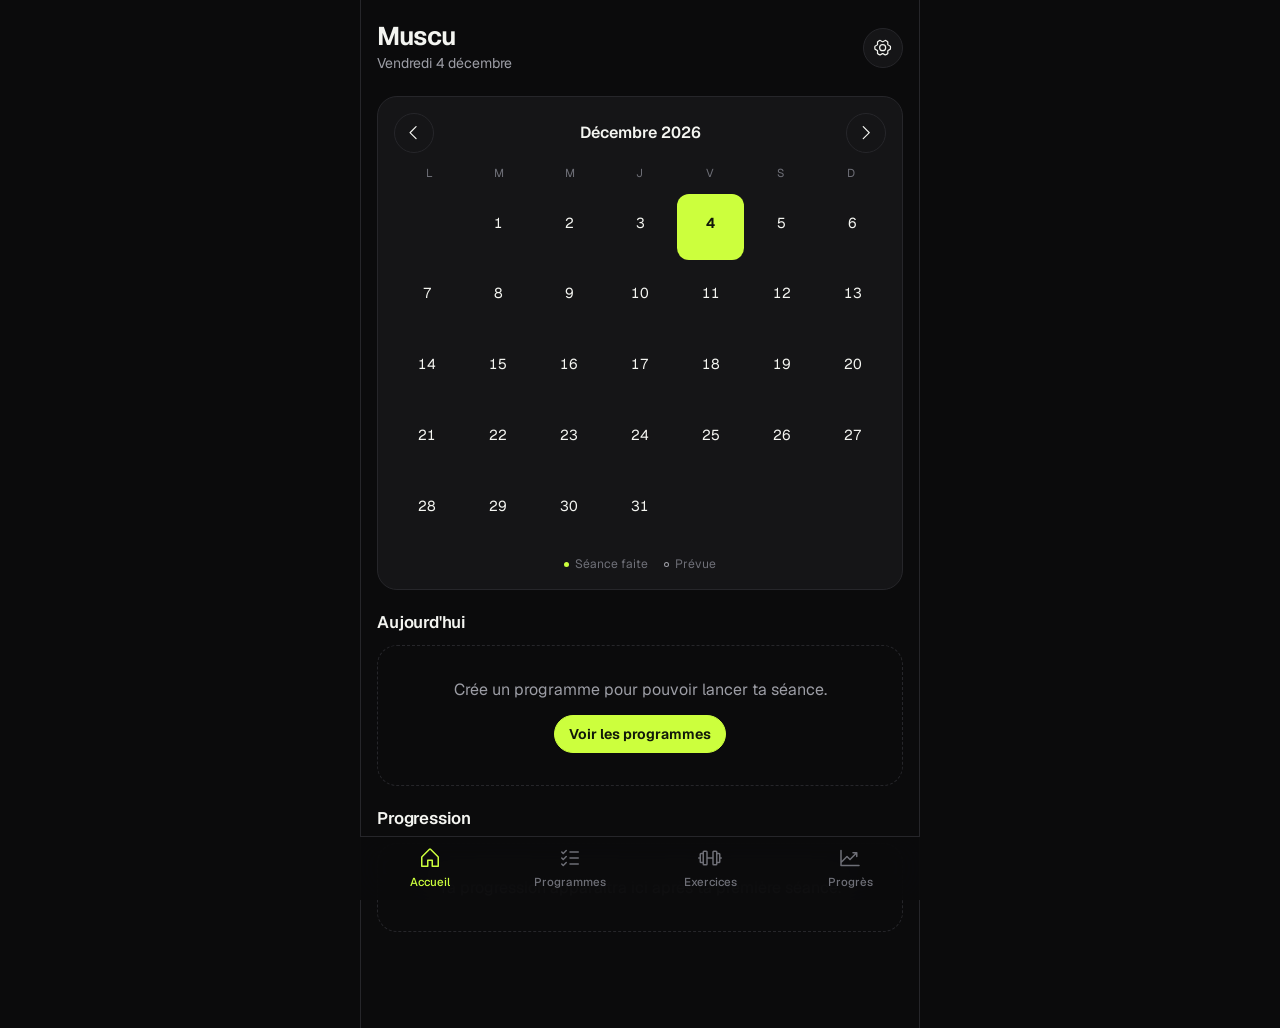
<file: muscu/index.html>
<!DOCTYPE html>
<html lang="fr">
<head>
  <meta charset="UTF-8" />
  <meta name="viewport" content="width=device-width, initial-scale=1.0, viewport-fit=cover" />
  <title>Muscu</title>
  <meta name="description" content="Application personnelle de suivi de séance de musculation : programmes, charges, séries et minuteur de repos." />
  <meta name="robots" content="noindex, nofollow" />
  <meta name="theme-color" content="#0b0b0c" />

  <link rel="manifest" href="manifest.webmanifest" />
  <link rel="icon" type="image/png" href="icons/icon-192.png" />
  <link rel="apple-touch-icon" href="icons/apple-touch-icon.png" />
  <meta name="apple-mobile-web-app-capable" content="yes" />
  <meta name="apple-mobile-web-app-status-bar-style" content="black-translucent" />
  <meta name="apple-mobile-web-app-title" content="Muscu" />

  <link rel="preload" href="fonts/Geist-Variable.woff2" as="font" type="font/woff2" crossorigin />
  <link rel="stylesheet" href="css/style.css" />
</head>
<body>
  <div id="app" class="app"></div>
  <script type="module" src="js/app.js"></script>
</body>
</html>
</file>
<file: muscu/css/style.css>
/* Muscu : thème sombre unique, accent vert néon (choix issu des références
   fournies). Règle de formes : éléments interactifs en pilule, cartes 20px,
   champs 14px, cases du calendrier 12px. */

@font-face {
  font-family: "Geist";
  src: url("../fonts/Geist-Variable.woff2") format("woff2");
  font-weight: 100 900;
  font-display: swap;
}

:root {
  --bg: #0b0b0c;
  --surface: #151517;
  --surface-2: #1d1d20;
  --surface-3: #26262a;
  --text: #f4f5f1;
  --text-dim: #9c9da5;
  --text-faint: #6e6f77;
  --accent: #ccff3d;
  --accent-ink: #11180a;
  --accent-soft: rgba(204, 255, 61, 0.12);
  --accent-line: rgba(204, 255, 61, 0.4);
  --danger: #ff6b6b;
  --danger-soft: rgba(255, 107, 107, 0.1);
  --line: #26262a;
  --r-card: 20px;
  --r-field: 14px;
  --r-cell: 12px;
  --tabbar-h: 64px;
  --safe-b: env(safe-area-inset-bottom, 0px);
  --safe-t: env(safe-area-inset-top, 0px);
  --ease: cubic-bezier(0.16, 1, 0.3, 1);
  color-scheme: dark;
}

* { box-sizing: border-box; }
html { -webkit-text-size-adjust: 100%; }
body {
  margin: 0;
  min-height: 100dvh;
  background: var(--bg);
  color: var(--text);
  font: 400 16px/1.45 "Geist", -apple-system, BlinkMacSystemFont, "Segoe UI", Roboto, sans-serif;
  font-feature-settings: "ss01", "tnum";
  -webkit-font-smoothing: antialiased;
  -webkit-tap-highlight-color: transparent;
  overscroll-behavior-y: none;
}
body.modal-open { overflow: hidden; }
button, input { font: inherit; color: inherit; }
a { color: inherit; text-decoration: none; }
h1, h2, h3, p { margin: 0; }
:focus-visible { outline: 2px solid var(--accent); outline-offset: 2px; }

.app {
  max-width: 560px;
  margin: 0 auto;
  min-height: 100dvh;
  padding-top: var(--safe-t);
}

/* ---------- Icônes ---------- */
.ico { display: inline-flex; width: 1.15em; height: 1.15em; flex-shrink: 0; }
.ico svg { width: 100%; height: 100%; }
.ico--accent { color: var(--accent); }
.ico--dim { color: var(--text-faint); }
.ico--lg { width: 1.6em; height: 1.6em; }

/* ---------- Structure ---------- */
.view {
  display: flex;
  flex-direction: column;
  gap: 20px;
  padding: 4px 16px calc(32px + var(--safe-b));
}
body.has-tabbar .view { padding-bottom: calc(var(--tabbar-h) + 32px + var(--safe-b)); }
.view--with-footer { padding-bottom: calc(110px + var(--safe-b)); }

.topbar { display: flex; align-items: center; gap: 12px; padding: 18px 0 2px; }
.topbar__titles { flex: 1; min-width: 0; }
.topbar__title { font-size: 1.6rem; font-weight: 650; letter-spacing: -0.03em; line-height: 1.15; }
.topbar__sub { color: var(--text-dim); font-size: 0.88rem; margin-top: 2px; }
.topbar__sub::first-letter { text-transform: uppercase; }

.stack { display: flex; flex-direction: column; gap: 12px; }
.stack--tight { gap: 8px; }
.section-title { font-size: 1.05rem; font-weight: 600; letter-spacing: -0.01em; }
.section-title::first-letter { text-transform: uppercase; }
.card-label { font-size: 0.85rem; font-weight: 500; color: var(--text-dim); }
.hint { font-size: 0.8rem; color: var(--text-dim); }
.text-dim { color: var(--text-dim); }
.sheet-text { font-size: 0.92rem; }
.hidden { display: none !important; }
.visually-hidden { position: absolute; width: 1px; height: 1px; overflow: hidden; clip: rect(0 0 0 0); white-space: nowrap; }

.card {
  background: var(--surface);
  border: 1px solid var(--line);
  border-radius: var(--r-card);
  padding: 16px;
}

.empty {
  display: flex;
  flex-direction: column;
  align-items: center;
  gap: 14px;
  text-align: center;
  color: var(--text-dim);
  padding: 32px 20px;
  border: 1px dashed var(--line);
  border-radius: var(--r-card);
}
.empty--compact { padding: 20px 16px; }
.empty__actions { display: flex; flex-wrap: wrap; gap: 8px; justify-content: center; }

/* ---------- Boutons ---------- */
.btn {
  appearance: none;
  display: inline-flex;
  align-items: center;
  justify-content: center;
  gap: 8px;
  min-height: 48px;
  padding: 12px 20px;
  border: 1px solid var(--line);
  border-radius: 999px;
  background: var(--surface);
  color: var(--text);
  font-size: 0.98rem;
  font-weight: 550;
  white-space: nowrap;
  cursor: pointer;
  transition: transform 0.15s var(--ease), background-color 0.15s var(--ease), border-color 0.15s var(--ease);
}
.btn:active:not(:disabled) { transform: scale(0.98); }
.btn:disabled { opacity: 0.4; cursor: not-allowed; }
.btn--primary:disabled { opacity: 1; background: var(--surface-3); border-color: var(--surface-3); color: var(--text-faint); }
.btn--primary { background: var(--accent); border-color: var(--accent); color: var(--accent-ink); font-weight: 650; }
.btn--ghost { background: transparent; }
.btn--danger { background: var(--danger-soft); border-color: rgba(255, 107, 107, 0.3); color: var(--danger); }
.btn--armed { background: var(--accent-soft); border-color: var(--accent); color: var(--accent); font-weight: 650; }
.btn--dashed { background: transparent; border-style: dashed; color: var(--text-dim); }
.btn--block { width: 100%; }
.btn--between { justify-content: space-between; }
.btn--lg { min-height: 56px; font-size: 1.05rem; }
.btn--sm { min-height: 38px; padding: 8px 14px; font-size: 0.88rem; }
.btn--go { font-size: 1.2rem; letter-spacing: 0.08em; }
.button-pair { display: grid; grid-template-columns: 1fr 1fr; gap: 10px; }

.icon-btn {
  display: inline-flex;
  align-items: center;
  justify-content: center;
  width: 40px;
  height: 40px;
  flex-shrink: 0;
  border-radius: 999px;
  border: 1px solid var(--line);
  background: var(--surface);
  color: var(--text);
  font-size: 1.05rem;
  cursor: pointer;
  transition: transform 0.15s var(--ease);
}
.icon-btn:active:not(:disabled) { transform: scale(0.94); }
.icon-btn:disabled { opacity: 0.3; cursor: not-allowed; }

/* ---------- Bandeau séance en cours ---------- */
.banner {
  display: flex;
  align-items: center;
  gap: 12px;
  padding: 14px 16px;
  border-radius: var(--r-card);
  background: var(--accent-soft);
  border: 1px solid var(--accent-line);
}
.banner__text { flex: 1; display: flex; flex-direction: column; font-size: 0.9rem; color: var(--text-dim); }
.banner__text b { color: var(--text); font-size: 1rem; font-weight: 600; }

/* ---------- Programmes ---------- */
.program-row { display: flex; align-items: center; gap: 14px; }
.program-row__info { flex: 1; min-width: 0; display: flex; flex-direction: column; gap: 4px; }
.program-row__name { font-size: 1.05rem; font-weight: 600; letter-spacing: -0.01em; }
.program-row__meta { font-size: 0.84rem; color: var(--text-dim); }
.program-row__eyebrow { font-size: 0.78rem; color: var(--accent); font-weight: 550; }
.program-row__actions { display: flex; flex-direction: column; gap: 6px; align-items: stretch; }
.program-row--link { transition: background-color 0.15s var(--ease); }
.program-row--link:active { background: var(--surface-2); }
.program-row .muscle-badge-row { margin-top: 4px; }
.program-row.is-planned { border-color: var(--accent-line); }

.tag {
  display: inline-flex;
  align-items: center;
  padding: 2px 8px;
  border-radius: 999px;
  background: var(--surface-3);
  color: var(--text-dim);
  font-size: 0.74rem;
  font-weight: 500;
  white-space: nowrap;
}
.tag--accent { background: var(--accent-soft); color: var(--accent); align-self: flex-start; }

/* ---------- Badges muscle / mouvement ---------- */
.muscle-badge {
  display: inline-flex;
  align-items: center;
  justify-content: center;
  flex-shrink: 0;
  border-radius: 999px;
  background: var(--surface-2);
  border: 1px solid var(--line);
  color: var(--accent);
}
.muscle-badge svg { width: 62%; height: 62%; }
.muscle-badge--sm { width: 28px; height: 28px; }
.muscle-badge--md { width: 44px; height: 44px; }
.muscle-badge--lg { width: 64px; height: 64px; }
.muscle-badge--xl { width: 88px; height: 88px; }
.muscle-badge.is-empty { border-style: dashed; }
.muscle-badge-row { display: flex; gap: 6px; flex-wrap: wrap; }

/* ---------- Puces, recherche ---------- */
.chip-group { display: flex; flex-wrap: wrap; gap: 6px; }
.chip-scroll {
  display: flex;
  gap: 6px;
  overflow-x: auto;
  margin: 0 -16px;
  padding: 0 16px 2px;
  scrollbar-width: none;
  scroll-snap-type: x proximity;
  scroll-padding-inline: 16px;
}
.chip-scroll::-webkit-scrollbar { display: none; }
.chip {
  flex-shrink: 0;
  min-height: 36px;
  padding: 6px 14px;
  border-radius: 999px;
  border: 1px solid var(--line);
  background: var(--surface);
  color: var(--text-dim);
  font-size: 0.86rem;
  font-weight: 500;
  cursor: pointer;
  scroll-snap-align: start;
}
.chip.is-active { background: var(--accent); border-color: var(--accent); color: var(--accent-ink); font-weight: 650; }

.search-input,
input[type="text"] {
  width: 100%;
  min-height: 48px;
  padding: 12px 16px;
  border-radius: var(--r-field);
  border: 1px solid var(--line);
  background: var(--surface-2);
  font-size: 1rem;
}
.search-input { border-radius: 999px; padding-left: 18px; }
input::placeholder { color: var(--text-faint); }
input[type="text"]:focus, .search-input:focus { outline: 2px solid var(--accent); outline-offset: 0; border-color: transparent; }

/* ---------- Bibliothèque ---------- */
.lib-list { display: flex; flex-direction: column; gap: 6px; }
.lib-group { font-size: 0.8rem; font-weight: 600; color: var(--text-dim); padding: 12px 4px 2px; }
.lib-group:first-child { padding-top: 0; }
.lib-row {
  display: flex;
  align-items: center;
  gap: 12px;
  width: 100%;
  padding: 8px 12px 8px 8px;
  border-radius: var(--r-card);
  border: 1px solid transparent;
  background: var(--surface);
  text-align: left;
  cursor: pointer;
  transition: background-color 0.15s var(--ease), border-color 0.15s var(--ease);
}
.lib-row:active { background: var(--surface-2); }
.lib-row.is-selected { border-color: var(--accent-line); background: var(--accent-soft); }
.lib-row__text { flex: 1; min-width: 0; display: flex; flex-direction: column; }
.lib-row__name { font-weight: 550; font-size: 0.97rem; }
.lib-row__meta { font-size: 0.8rem; color: var(--text-dim); }
.lib-row__check {
  width: 26px;
  height: 26px;
  border-radius: 999px;
  border: 1.5px solid var(--text-faint);
  display: inline-flex;
  align-items: center;
  justify-content: center;
  color: var(--accent-ink);
  flex-shrink: 0;
}
.lib-row.is-selected .lib-row__check { background: var(--accent); border-color: var(--accent); }

.ex-hero { display: flex; align-items: center; gap: 16px; }

/* ---------- Éditeur de programme ---------- */
.field { display: flex; flex-direction: column; gap: 8px; }
.field-label { font-size: 0.85rem; font-weight: 500; color: var(--text-dim); }
.field-pair { display: grid; grid-template-columns: 1fr 1fr; gap: 12px; align-items: end; }

.ex-list { display: flex; flex-direction: column; gap: 8px; }
.ex-row {
  display: flex;
  align-items: center;
  gap: 4px;
  padding: 6px 6px 6px 8px;
  border-radius: var(--r-card);
  background: var(--surface);
  border: 1px solid var(--line);
}
.ex-row__main {
  flex: 1;
  min-width: 0;
  display: flex;
  align-items: center;
  gap: 12px;
  padding: 4px;
  border: none;
  background: none;
  text-align: left;
  cursor: pointer;
}
.ex-row__text { display: flex; flex-direction: column; gap: 3px; min-width: 0; }
.ex-row__name { font-weight: 550; line-height: 1.3; display: -webkit-box; -webkit-line-clamp: 2; -webkit-box-orient: vertical; overflow: hidden; }
.ex-row__meta { display: flex; flex-wrap: wrap; align-items: center; gap: 6px; font-size: 0.8rem; color: var(--text-dim); }
.ex-row__actions { display: flex; gap: 2px; }
.ex-row__actions .icon-btn { width: 34px; height: 34px; border-color: transparent; background: transparent; color: var(--text-dim); }

.sticky-footer {
  position: fixed;
  left: 0;
  right: 0;
  bottom: 0;
  z-index: 20;
  padding: 12px 16px calc(12px + var(--safe-b));
  background: linear-gradient(to top, var(--bg) 70%, transparent);
}
.sticky-footer > * { max-width: 528px; margin: 0 auto; display: flex; }

/* ---------- Séance ---------- */
.progress-line { height: 4px; border-radius: 999px; background: var(--surface-3); overflow: hidden; margin-top: -8px; }
.progress-line span { display: block; height: 100%; background: var(--accent); border-radius: 999px; transition: width 0.4s var(--ease); }

.ex-card { display: flex; flex-direction: column; gap: 14px; transition: opacity 0.2s var(--ease), border-color 0.2s var(--ease); }
.ex-card.is-active { border-color: var(--accent-line); }
.ex-card.is-complete { opacity: 0.55; }
.ex-card__head { display: flex; align-items: center; gap: 12px; }
.ex-card__titles { flex: 1; min-width: 0; display: flex; flex-direction: column; gap: 4px; }
.ex-card__name { font-size: 1.05rem; font-weight: 600; letter-spacing: -0.01em; }
.ex-card__meta { display: flex; flex-wrap: wrap; align-items: center; gap: 6px; font-size: 0.8rem; color: var(--text-dim); }
.ex-card__progress { display: flex; align-items: center; justify-content: space-between; font-size: 0.82rem; color: var(--text-dim); }
.ex-card__log { font-size: 0.85rem; color: var(--text-dim); }
.ex-card__action { display: flex; flex-direction: column; gap: 8px; }

.set-dots { display: flex; gap: 6px; }
.set-dot { width: 8px; height: 8px; border-radius: 999px; background: var(--surface-3); }
.set-dot.is-done { background: var(--accent); }
.set-dot.is-current { width: 22px; background: var(--accent-line); }

.stepper-pair { display: grid; grid-template-columns: 1fr 1fr; gap: 8px; }
.stepper {
  display: flex;
  align-items: center;
  justify-content: space-between;
  gap: 4px;
  padding: 6px;
  border-radius: 999px;
  background: var(--surface-2);
  border: 1px solid var(--line);
}
.stepper .icon-btn { width: 38px; height: 38px; background: var(--surface-3); border-color: transparent; }
.stepper__value { display: flex; align-items: baseline; justify-content: center; gap: 4px; }
.stepper__value .n { font-size: 1.35rem; font-weight: 650; letter-spacing: -0.02em; font-variant-numeric: tabular-nums; }
.stepper__value .u { font-size: 0.78rem; color: var(--text-dim); }
.stepper--inline { justify-content: space-between; }
.stepper__num { font-size: 1.15rem; font-weight: 650; min-width: 2ch; text-align: center; }

.timerbar {
  position: relative;
  height: 56px;
  border-radius: 999px;
  background: var(--surface-2);
  border: 1px solid var(--accent-line);
  overflow: hidden;
}
.timerbar__fill {
  position: absolute;
  inset: 0;
  background: var(--accent);
  color: var(--accent-ink);
  clip-path: inset(0 100% 0 0);
}
.timerbar__label {
  height: 100%;
  display: flex;
  align-items: center;
  justify-content: center;
  gap: 8px;
  font-size: 1.2rem;
  font-weight: 650;
  font-variant-numeric: tabular-nums;
}
.timerbar.is-done { animation: timerbar-flash 0.6s var(--ease); }
@keyframes timerbar-flash {
  50% { box-shadow: 0 0 0 6px var(--accent-soft); }
}

/* ---------- Statistiques ---------- */
.stat-grid { display: grid; grid-template-columns: repeat(3, 1fr); gap: 8px; }
.stat-grid--2 { grid-template-columns: 1fr 1fr; }
.stat {
  display: flex;
  flex-direction: column;
  gap: 2px;
  padding: 14px 12px;
  border-radius: var(--r-card);
  background: var(--surface);
  border: 1px solid var(--line);
}
.stat__value { font-size: 1.3rem; font-weight: 650; letter-spacing: -0.02em; font-variant-numeric: tabular-nums; }
.stat__label { font-size: 0.78rem; color: var(--text-dim); line-height: 1.3; }

.recap-list { list-style: none; margin: 0; padding: 0; display: flex; flex-direction: column; gap: 12px; }
.recap-list.card { padding: 16px; }
.recap-list__item { display: flex; align-items: center; gap: 12px; }
.recap-list__name { font-weight: 550; font-size: 0.94rem; }
.recap-list__sets { font-size: 0.8rem; color: var(--text-dim); }
.session-recap__head { display: flex; align-items: center; gap: 8px; font-size: 1.1rem; }

.session-item { display: flex; align-items: center; gap: 12px; }
.session-item__info { flex: 1; min-width: 0; display: flex; flex-direction: column; gap: 4px; }
.session-item .icon-btn { border-color: transparent; background: transparent; color: var(--text-dim); }

/* ---------- Graphiques ---------- */
.chart { width: 100%; height: auto; display: block; }
.chart__grid { stroke: var(--line); stroke-width: 1; }
.chart__axis { fill: var(--text-faint); font-size: 10px; font-family: "Geist", sans-serif; }
.chart__line { stroke: var(--accent); stroke-width: 2.5; }
.chart__area { fill: var(--accent); opacity: 0.08; }
.chart__dot { fill: var(--accent); }
.chart__bar { fill: var(--accent); opacity: 0.85; }
.chart__empty { fill: var(--text-dim); font-size: 13px; }

/* ---------- Calendrier ---------- */
.cal-nav { display: flex; align-items: center; gap: 10px; }
.cal-nav__label { flex: 1; text-align: center; font-size: 1rem; font-weight: 600; text-transform: capitalize; }
.cal-weekdays { display: grid; grid-template-columns: repeat(7, 1fr); color: var(--text-faint); font-size: 0.72rem; text-align: center; }
.cal-grid { display: grid; grid-template-columns: repeat(7, 1fr); gap: 4px; }
.cal-cell {
  aspect-ratio: 1;
  display: flex;
  flex-direction: column;
  align-items: center;
  justify-content: center;
  gap: 3px;
  padding: 0;
  border-radius: var(--r-cell);
  border: 1px solid transparent;
  background: transparent;
  font-size: 0.9rem;
  font-variant-numeric: tabular-nums;
  cursor: pointer;
}
.cal-cell.is-blank { cursor: default; }
.cal-cell.is-today { border-color: var(--accent-line); }
.cal-cell.is-selected { background: var(--accent); color: var(--accent-ink); font-weight: 650; }
.cal-cell__dot { display: inline-block; width: 5px; height: 5px; border-radius: 999px; }
.cal-cell__dot.is-done { background: var(--accent); }
.cal-cell__dot.is-planned { box-shadow: inset 0 0 0 1px var(--text-dim); }
.cal-cell.is-selected .cal-cell__dot.is-done { background: var(--accent-ink); }
.cal-cell.is-selected .cal-cell__dot.is-planned { box-shadow: inset 0 0 0 1px var(--accent-ink); }
.cal-legend { display: flex; justify-content: center; gap: 16px; font-size: 0.76rem; color: var(--text-faint); }
.cal-legend > span { display: inline-flex; align-items: center; gap: 6px; }

.day-panel { display: flex; flex-direction: column; gap: 10px; }

/* ---------- Barre d'onglets ---------- */
.tabbar {
  position: fixed;
  left: 0;
  right: 0;
  bottom: 0;
  z-index: 30;
  display: grid;
  grid-template-columns: repeat(4, 1fr);
  max-width: 560px;
  margin: 0 auto;
  height: calc(var(--tabbar-h) + var(--safe-b));
  padding-bottom: var(--safe-b);
  background: rgba(11, 11, 12, 0.92);
  border-top: 1px solid var(--line);
  backdrop-filter: blur(16px);
  -webkit-backdrop-filter: blur(16px);
}
.tabbar__item {
  display: flex;
  flex-direction: column;
  align-items: center;
  justify-content: center;
  gap: 4px;
  color: var(--text-faint);
  font-size: 0.72rem;
  font-weight: 500;
}
.tabbar__item .ico { width: 24px; height: 24px; }
.tabbar__item.is-active { color: var(--accent); }

/* ---------- Feuilles modales ---------- */
.modal-backdrop {
  position: fixed;
  inset: 0;
  z-index: 50;
  display: flex;
  align-items: flex-end;
  justify-content: center;
  background: rgba(0, 0, 0, 0.6);
  animation: fade-in 0.2s var(--ease);
}
.modal-sheet {
  display: flex;
  flex-direction: column;
  width: 100%;
  max-width: 560px;
  max-height: 88dvh;
  border-radius: 24px 24px 0 0;
  background: var(--surface);
  border: 1px solid var(--line);
  border-bottom: none;
  animation: sheet-up 0.28s var(--ease);
}
.modal-body { overflow-y: auto; padding: 20px 16px 16px; overscroll-behavior: contain; }
.modal-footer { padding: 12px 16px calc(12px + var(--safe-b)); border-top: 1px solid var(--line); }
.modal-body:last-child { padding-bottom: calc(20px + var(--safe-b)); }
.modal-sheet .chip-scroll { margin: 0 -16px; }
.modal-sheet .lib-row { background: var(--surface-2); }
.sheet-head { display: flex; align-items: center; gap: 12px; }
.sheet-head__title { flex: 1; font-size: 1.15rem; font-weight: 600; letter-spacing: -0.01em; }
.confirm-actions { display: grid; grid-template-columns: 1fr 1fr; gap: 10px; margin-top: 8px; }
@keyframes sheet-up { from { transform: translateY(24px); opacity: 0; } }
@keyframes fade-in { from { opacity: 0; } }

/* ---------- Réglages ---------- */
.switch-row { display: flex; align-items: center; justify-content: space-between; gap: 16px; min-height: 44px; cursor: pointer; }
.switch {
  appearance: none;
  position: relative;
  flex-shrink: 0;
  width: 48px;
  height: 28px;
  margin: 0;
  border-radius: 999px;
  background: var(--surface-3);
  cursor: pointer;
  transition: background-color 0.2s var(--ease);
}
.switch::after {
  content: "";
  position: absolute;
  top: 3px;
  left: 3px;
  width: 22px;
  height: 22px;
  border-radius: 999px;
  background: var(--text);
  transition: transform 0.2s var(--ease);
}
.switch:checked { background: var(--accent); }
.switch:checked::after { transform: translateX(20px); background: var(--accent-ink); }
.credits { display: flex; flex-direction: column; gap: 6px; font-size: 0.8rem; color: var(--text-faint); padding: 4px; }
.credits a { text-decoration: underline; }

/* ---------- Toast ---------- */
.toast {
  position: fixed;
  left: 50%;
  bottom: calc(24px + var(--safe-b));
  z-index: 60;
  display: flex;
  align-items: center;
  gap: 14px;
  max-width: calc(100vw - 32px);
  padding: 12px 18px;
  border-radius: 999px;
  background: var(--surface-3);
  border: 1px solid var(--line);
  font-size: 0.9rem;
  opacity: 0;
  pointer-events: none;
  transform: translateX(-50%) translateY(8px);
  transition: opacity 0.25s var(--ease), transform 0.25s var(--ease);
}
body.has-tabbar .toast { bottom: calc(var(--tabbar-h) + 16px + var(--safe-b)); }
body.modal-open .toast { top: calc(16px + var(--safe-t)); bottom: auto; }
.toast.is-visible { opacity: 1; pointer-events: auto; transform: translateX(-50%); }
.toast__action { border: none; background: none; color: var(--accent); font-weight: 650; cursor: pointer; padding: 0; }

@media (min-width: 560px) {
  .app { border-left: 1px solid var(--line); border-right: 1px solid var(--line); }
}

@media (prefers-reduced-motion: reduce) {
  *, *::before, *::after {
    animation-duration: 0.01ms !important;
    transition-duration: 0.01ms !important;
  }
}
</file>
